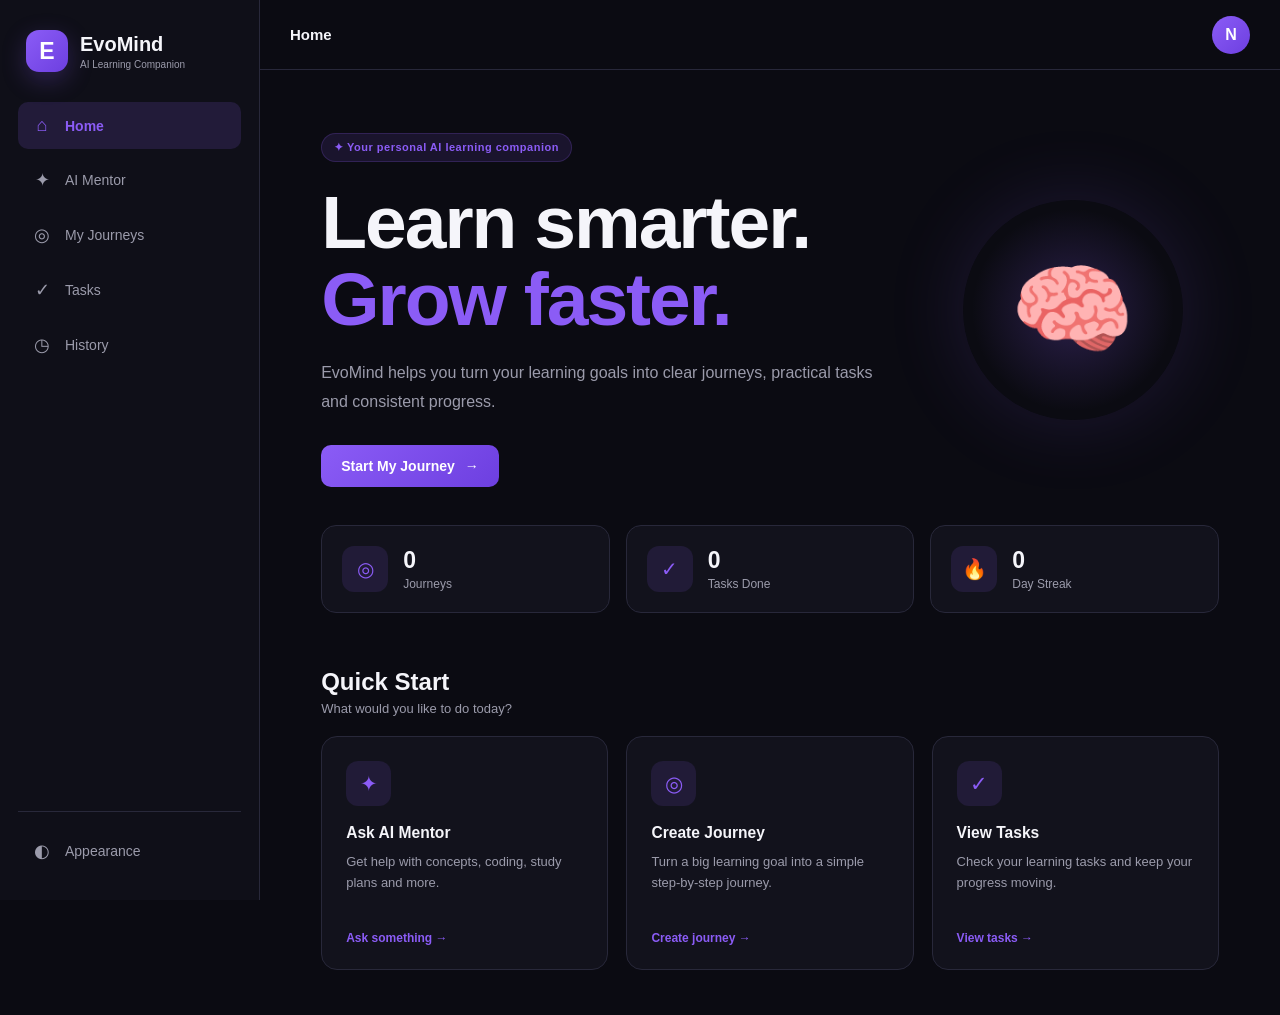
<file: index.html>
<!DOCTYPE html>
<html lang="en">
<head>
    <meta charset="UTF-8">
    <meta name="viewport" content="width=device-width, initial-scale=1.0">

    <title>EvoMind AI</title>

    <link rel="stylesheet" href="style.css">
</head>

<body data-theme="dark">

    <!-- ================= SIDEBAR ================= -->

    <aside class="sidebar" id="sidebar">

        <div class="logo">
            <div class="logo-icon">E</div>

            <div>
                <h2>EvoMind</h2>
                <span>AI Learning Companion</span>
            </div>
        </div>

        <nav class="navigation">

            <button class="nav-item active" onclick="showPage('home', this)">
                <span>⌂</span>
                Home
            </button>

            <button class="nav-item" onclick="showPage('mentor', this)">
                <span>✦</span>
                AI Mentor
            </button>

            <button class="nav-item" onclick="showPage('journeys', this)">
                <span>◎</span>
                My Journeys
            </button>

            <button class="nav-item" onclick="showPage('tasks', this)">
                <span>✓</span>
                Tasks
            </button>

            <button class="nav-item" onclick="showPage('history', this)">
                <span>◷</span>
                History
            </button>

        </nav>

        <div class="sidebar-bottom">

            <button class="appearance-btn" onclick="toggleTheme()">
                <span>◐</span>
                Appearance
            </button>

        </div>

    </aside>


    <!-- ================= MAIN ================= -->

    <main class="main-content">

        <!-- TOP BAR -->

        <header class="topbar">

            <button class="menu-btn" onclick="toggleSidebar()">
                ☰
            </button>

            <div class="topbar-title">
                <span id="pageTitle">Home</span>
            </div>

            <div class="profile">
                <div class="profile-avatar">N</div>
            </div>

        </header>


        <!-- ================= HOME PAGE ================= -->

        <section class="page active" id="home">

            <div class="hero">

                <div class="hero-content">

                    <span class="badge">
                        ✦ Your personal AI learning companion
                    </span>

                    <h1>
                        Learn smarter.<br>
                        <span>Grow faster.</span>
                    </h1>

                    <p>
                        EvoMind helps you turn your learning goals into
                        clear journeys, practical tasks and consistent progress.
                    </p>

                    <button class="primary-btn" onclick="openJourneyModal()">
                        Start My Journey
                        <span>→</span>
                    </button>

                </div>

                <div class="hero-visual">
                    <div class="brain">
                        🧠
                    </div>
                </div>

            </div>


            <!-- STATS -->

            <div class="stats-grid">

                <div class="stat-card">
                    <div class="stat-icon">◎</div>

                    <div>
                        <strong id="journeyCount">0</strong>
                        <span>Journeys</span>
                    </div>
                </div>

                <div class="stat-card">
                    <div class="stat-icon">✓</div>

                    <div>
                        <strong id="taskCount">0</strong>
                        <span>Tasks Done</span>
                    </div>
                </div>

                <div class="stat-card">
                    <div class="stat-icon">🔥</div>

                    <div>
                        <strong id="streakCount">0</strong>
                        <span>Day Streak</span>
                    </div>
                </div>

            </div>


            <!-- QUICK START -->

            <div class="section-heading">

                <div>
                    <h2>Quick Start</h2>
                    <p>What would you like to do today?</p>
                </div>

            </div>


            <div class="quick-grid">

                <button class="quick-card" onclick="showPage('mentor')">

                    <div class="quick-icon">✦</div>

                    <h3>Ask AI Mentor</h3>

                    <p>
                        Get help with concepts, coding,
                        study plans and more.
                    </p>

                    <span>Ask something →</span>

                </button>


                <button class="quick-card" onclick="openJourneyModal()">

                    <div class="quick-icon">◎</div>

                    <h3>Create Journey</h3>

                    <p>
                        Turn a big learning goal into
                        a simple step-by-step journey.
                    </p>

                    <span>Create journey →</span>

                </button>


                <button class="quick-card" onclick="showPage('tasks')">

                    <div class="quick-icon">✓</div>

                    <h3>View Tasks</h3>

                    <p>
                        Check your learning tasks and
                        keep your progress moving.
                    </p>

                    <span>View tasks →</span>

                </button>

            </div>

        </section>


        <!-- ================= AI MENTOR ================= -->

        <section class="page" id="mentor">

            <div class="page-header">

                <span class="page-badge">✦ AI MENTOR</span>

                <h1>Your AI Learning Mentor</h1>

                <p>
                    Ask questions, understand difficult concepts,
                    create study plans and prepare for interviews.
                </p>

            </div>


            <div class="mentor-container">

                <div class="chat-area" id="chatArea">

                    <div class="welcome-message">

                        <div class="mentor-avatar">✦</div>

                        <div>
                            <h3>Hi! I'm EvoMind 👋</h3>

                            <p>
                                I'm here to help you learn.
                                What would you like to work on today?
                            </p>
                        </div>

                    </div>

                </div>


                <div class="suggestions">

                    <button onclick="useSuggestion('Explain JavaScript in simple words')">
                        Explain JavaScript simply
                    </button>

                    <button onclick="useSuggestion('Make me a study plan for today')">
                        Make a study plan
                    </button>

                    <button onclick="useSuggestion('Help me prepare for a coding interview')">
                        Prepare for interview
                    </button>

                    <button onclick="useSuggestion('Explain linked list with an example')">
                        Explain a coding concept
                    </button>

                </div>


                <div class="chat-input-area">

                    <textarea
                        id="chatInput"
                        placeholder="Ask EvoMind anything..."
                        rows="1"
                    ></textarea>

                    <button
                        class="send-btn"
                        onclick="sendMessage()"
                    >
                        ➤
                    </button>

                </div>

            </div>

        </section>


        <!-- ================= JOURNEYS ================= -->

        <section class="page" id="journeys">

            <div class="page-header">

                <span class="page-badge">◎ LEARNING JOURNEYS</span>

                <h1>My Journeys</h1>

                <p>
                    Build structured learning paths for your goals.
                </p>

            </div>


            <div class="journey-toolbar">

                <button
                    class="primary-btn"
                    onclick="openJourneyModal()"
                >
                    + New Journey
                </button>

            </div>


            <div class="journeys-grid" id="journeysGrid">

            </div>

        </section>


        <!-- ================= TASKS ================= -->

        <section class="page" id="tasks">

            <div class="page-header">

                <span class="page-badge">✓ TASKS</span>

                <h1>Learning Tasks</h1>

                <p>
                    Small steps today create big progress tomorrow.
                </p>

            </div>


            <div class="task-summary">

                <div>
                    <strong id="completedTasks">0</strong>
                    <span>Completed</span>
                </div>

                <div>
                    <strong id="pendingTasks">0</strong>
                    <span>Remaining</span>
                </div>

            </div>


            <div class="tasks-container" id="tasksContainer">

            </div>

        </section>


        <!-- ================= HISTORY ================= -->

        <section class="page" id="history">

            <div class="page-header">

                <span class="page-badge">◷ HISTORY</span>

                <h1>Learning History</h1>

                <p>
                    See your recent learning activity.
                </p>

            </div>


            <div class="history-container" id="historyContainer">

            </div>

        </section>

    </main>


    <!-- ================= JOURNEY MODAL ================= -->

    <div class="modal-overlay" id="journeyModal">

        <div class="modal">

            <button
                class="modal-close"
                onclick="closeJourneyModal()"
            >
                ×
            </button>

            <div class="modal-icon">
                ◎
            </div>

            <h2>Create Learning Journey</h2>

            <p>
                What do you want to learn?
            </p>


            <form onsubmit="createJourney(event)">

                <label>
                    Learning Goal
                </label>

                <input
                    type="text"
                    id="journeyGoal"
                    placeholder="e.g. Learn JavaScript"
                    required
                >


                <label>
                    Your Level
                </label>

                <select id="journeyLevel">

                    <option value="Beginner">
                        Beginner
                    </option>

                    <option value="Intermediate">
                        Intermediate
                    </option>

                    <option value="Advanced">
                        Advanced
                    </option>

                </select>


                <label>
                    Daily Study Time
                </label>

                <select id="studyTime">

                    <option value="30 minutes">
                        30 minutes
                    </option>

                    <option value="1 hour">
                        1 hour
                    </option>

                    <option value="2 hours">
                        2 hours
                    </option>

                    <option value="3+ hours">
                        3+ hours
                    </option>

                </select>


                <button
                    type="submit"
                    class="primary-btn full-btn"
                >
                    Create Journey →
                </button>

            </form>

        </div>

    </div>


    <!-- ================= TOAST ================= -->

    <div class="toast" id="toast">
        <span id="toastMessage"></span>
    </div>


    <script src="script.js"></script>

</body>
</html>
</file>
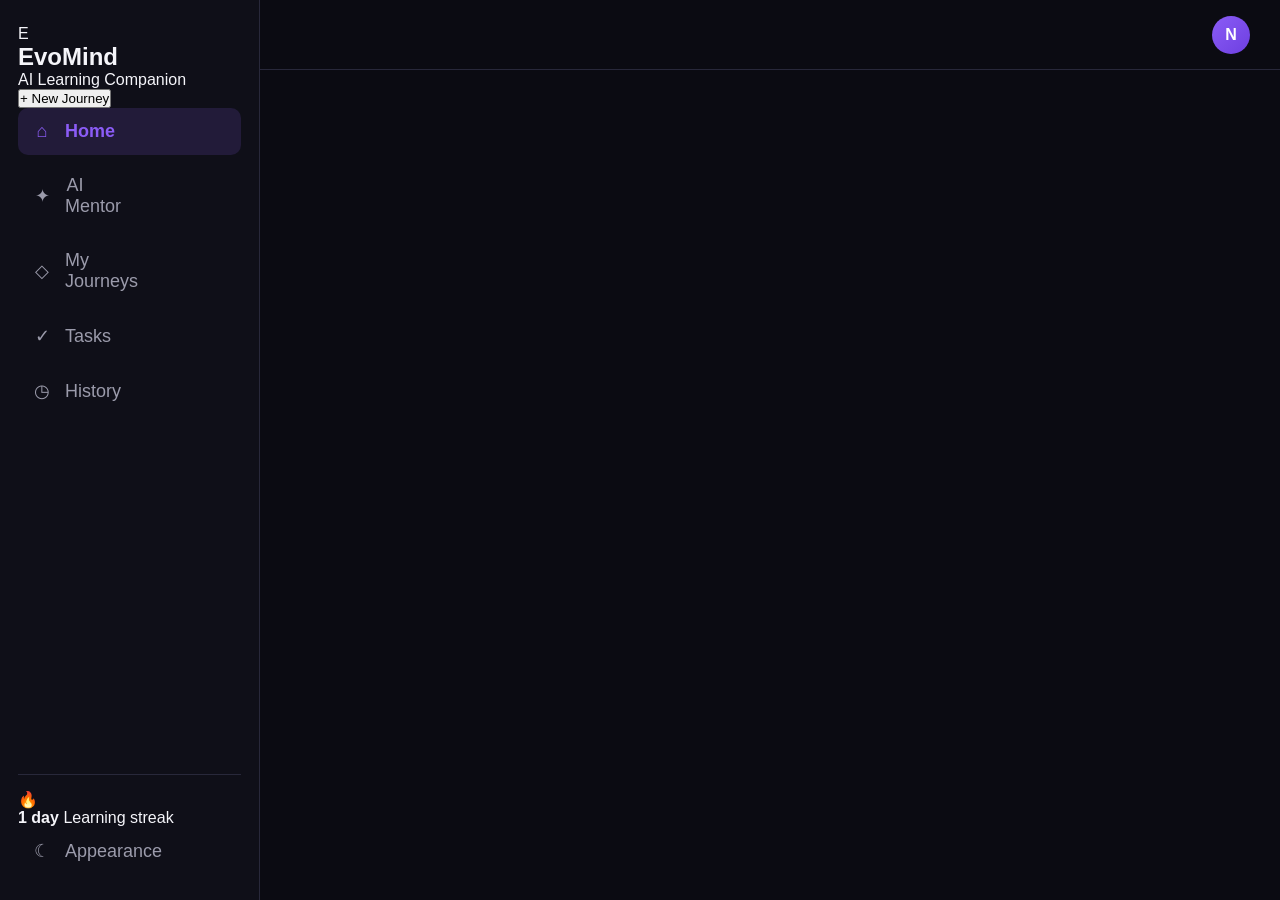
<file: index (2).html>
<!DOCTYPE html>
<html lang="en">
<head>
    <meta charset="UTF-8">

    <meta
        name="viewport"
        content="width=device-width, initial-scale=1.0"
    >

    <meta
        name="description"
        content="EvoMind AI - Your personal AI learning companion"
    >

    <title>EvoMind AI</title>

    <link rel="stylesheet" href="style.css">
</head>

<body>

<!-- =========================
     APP
========================= -->

<div class="app">

    <!-- =========================
         SIDEBAR
    ========================== -->

    <aside class="sidebar" id="sidebar">

        <div class="sidebar-top">

            <div class="brand">

                <div class="brand-logo">E</div>

                <div>
                    <h2>EvoMind</h2>
                    <p>AI Learning Companion</p>
                </div>

            </div>

            <button
                class="new-journey-btn"
                onclick="openJourneyModal()"
            >
                <span>+</span>
                New Journey
            </button>

        </div>


        <nav class="navigation">

            <button
                class="nav-item active"
                data-page="home"
                onclick="showPage('home')"
            >
                <span class="nav-icon">⌂</span>
                <span>Home</span>
            </button>


            <button
                class="nav-item"
                data-page="mentor"
                onclick="showPage('mentor')"
            >
                <span class="nav-icon">✦</span>
                <span>AI Mentor</span>
            </button>


            <button
                class="nav-item"
                data-page="journeys"
                onclick="showPage('journeys')"
            >
                <span class="nav-icon">◇</span>
                <span>My Journeys</span>
            </button>


            <button
                class="nav-item"
                data-page="tasks"
                onclick="showPage('tasks')"
            >
                <span class="nav-icon">✓</span>
                <span>Tasks</span>
            </button>


            <button
                class="nav-item"
                data-page="history"
                onclick="showPage('history')"
            >
                <span class="nav-icon">◷</span>
                <span>History</span>
            </button>

        </nav>


        <!-- STREAK -->

        <div class="sidebar-bottom">

            <div class="streak-card">

                <div class="streak-icon">🔥</div>

                <div>
                    <strong id="sidebarStreak">1 day</strong>
                    <span>Learning streak</span>
                </div>

            </div>


            <button
                class="appearance-btn"
                onclick="toggleTheme()"
            >
                <span>☾</span>
                <span>Appearance</span>
            </button>

        </div>

    </aside>


    <!-- =========================
         MAIN
    ========================== -->

    <main class="main">

        <!-- TOP BAR -->

        <header class="topbar">

            <button
                class="menu-btn"
                onclick="toggleSidebar()"
                aria-label="Open menu"
            >
                ☰
            </button>


            <div class="topbar-spacer"></div>


            <div class="profile-avatar">N</div>

        </header>


        <!-- =========================
             HOME PAGE
        ========================== -->

        <section
            class="page active-page"
            id="page-home"
        >

            <div class="hero">

                <div class="eyebrow">
                    ✨ YOUR PERSONAL LEARNING COMPANION
                </div>

                <h1>
                    Learn smarter.<br>
                    <span>Grow faster.</span>
                </h1>

                <p>
                    EvoMind helps you turn your learning goals
                    into clear journeys, practical tasks and
                    consistent progress.
                </p>


                <div class="hero-buttons">

                    <button
                        class="primary-btn"
                        onclick="openJourneyModal()"
                    >
                        Start My Journey
                        <span>→</span>
                    </button>


                    <button
                        class="secondary-btn"
                        onclick="showPage('mentor')"
                    >
                        Explore EvoMind
                    </button>

                </div>

            </div>


            <!-- VISUAL -->

            <div class="mind-visual">

                <div class="orbit orbit-one"></div>
                <div class="orbit orbit-two"></div>
                <div class="orbit orbit-three"></div>

                <div class="mind-core">E</div>

                <div class="orbit-label label-goal">
                    🎯<br>
                    Goals
                </div>

                <div class="orbit-label label-streak">
                    🔥<br>
                    Streak
                </div>

                <div class="orbit-label label-progress">
                    ✓<br>
                    Progress
                </div>

            </div>


            <!-- STATS -->

            <div class="stats-grid">

                <div class="stat-card">

                    <div class="stat-icon">🎯</div>

                    <div>
                        <span>Journeys</span>
                        <strong id="homeJourneys">0</strong>
                    </div>

                </div>


                <div class="stat-card">

                    <div class="stat-icon">✓</div>

                    <div>
                        <span>Tasks Done</span>
                        <strong id="homeTasksDone">0</strong>
                    </div>

                </div>


                <div class="stat-card">

                    <div class="stat-icon">🔥</div>

                    <div>
                        <span>Current Streak</span>
                        <strong id="homeStreak">1</strong>
                    </div>

                </div>


                <div class="stat-card">

                    <div class="stat-icon">💬</div>

                    <div>
                        <span>AI Messages</span>
                        <strong id="homeMessages">0</strong>
                    </div>

                </div>

            </div>


            <!-- GET STARTED -->

            <div class="section-heading">

                <span>GET STARTED</span>

                <h2>What do you want to do?</h2>

            </div>


            <div class="action-grid">

                <button
                    class="action-card"
                    onclick="showPage('mentor')"
                >

                    <div class="action-icon">✦</div>

                    <div>
                        <h3>Ask EvoMind</h3>
                        <p>
                            Get help with any learning question.
                        </p>
                    </div>

                    <span class="arrow">→</span>

                </button>


                <button
                    class="action-card"
                    onclick="openJourneyModal()"
                >

                    <div class="action-icon">🎯</div>

                    <div>
                        <h3>Create a Journey</h3>
                        <p>
                            Turn your goal into a learning roadmap.
                        </p>
                    </div>

                    <span class="arrow">→</span>

                </button>


                <button
                    class="action-card"
                    onclick="showPage('tasks')"
                >

                    <div class="action-icon">✓</div>

                    <div>
                        <h3>Manage Tasks</h3>
                        <p>
                            Track small steps toward your goal.
                        </p>
                    </div>

                    <span class="arrow">→</span>

                </button>

            </div>

        </section>


        <!-- =========================
             AI MENTOR
        ========================== -->

        <section
            class="page"
            id="page-mentor"
        >

            <div class="page-header">

                <div class="eyebrow">
                    AI MENTOR
                </div>

                <h1>Talk to EvoMind</h1>

                <p>
                    Ask questions, learn concepts, plan your
                    studies, or get unstuck.
                </p>

            </div>


            <div class="mentor-box">

                <div class="mentor-top">

                    <div class="brand-logo small">E</div>

                    <div>
                        <strong>EvoMind</strong>
                        <span>AI Learning Mentor</span>
                    </div>

                    <button
                        class="clear-btn"
                        onclick="clearChat()"
                    >
                        Clear Chat
                    </button>

                </div>


                <div
                    class="chat-area"
                    id="chatArea"
                >

                    <div class="message ai-message">

                        <div class="message-avatar">
                            E
                        </div>

                        <div class="message-content">

                            <strong>Hey! I'm EvoMind 👋</strong>

                            <p>
                                Tell me what you're learning or
                                what you're struggling with, and
                                I'll help you move forward.
                            </p>

                        </div>

                    </div>


                    <div class="suggestions">

                        <button
                            onclick="useSuggestion('Explain JavaScript simply')"
                        >
                            Explain JavaScript simply
                        </button>

                        <button
                            onclick="useSuggestion('Make me a study plan')"
                        >
                            Make me a study plan
                        </button>

                        <button
                            onclick="useSuggestion('Help me prepare for an interview')"
                        >
                            Help me prepare for an interview
                        </button>

                    </div>

                </div>


                <div class="chat-input-box">

                    <textarea
                        id="chatInput"
                        placeholder="Ask EvoMind anything..."
                        rows="1"
                        onkeydown="handleChatKey(event)"
                    ></textarea>

                    <button
                        class="send-btn"
                        onclick="sendMessage()"
                    >
                        ↑
                    </button>

                </div>

            </div>

        </section>


        <!-- =========================
             JOURNEYS
        ========================== -->

        <section
            class="page"
            id="page-journeys"
        >

            <div class="page-header">

                <div class="eyebrow">
                    YOUR PROGRESS
                </div>

                <h1>My Journeys</h1>

                <p>
                    Build and track your personal learning goals.
                </p>

                <button
                    class="primary-btn small-btn"
                    onclick="openJourneyModal()"
                >
                    + New Journey
                </button>

            </div>


            <div
                class="journey-list"
                id="journeyList"
            ></div>

        </section>


        <!-- =========================
             TASKS
        ========================== -->

        <section
            class="page"
            id="page-tasks"
        >

            <div class="page-header">

                <div class="eyebrow">
                    DAILY PROGRESS
                </div>

                <h1>My Tasks</h1>

                <p>
                    Small steps create big progress.
                </p>

            </div>


            <div class="tasks-box">

                <div class="tasks-header">

                    <h2>Today's Tasks</h2>

                    <span id="taskPercent">
                        0% complete
                    </span>

                </div>


                <div class="progress-bar">
                    <div
                        class="progress-fill"
                        id="taskProgress"
                    ></div>
                </div>


                <div id="taskList"></div>

            </div>


            <div class="motivation-card">

                <div class="big-fire">🔥</div>

                <h2>Keep going!</h2>

                <p>
                    Consistency beats intensity. One small step
                    today is better than waiting for the perfect day.
                </p>

                <strong id="taskStreak">
                    1 day streak
                </strong>

            </div>

        </section>


        <!-- =========================
             HISTORY
        ========================== -->

        <section
            class="page"
            id="page-history"
        >

            <div class="page-header">

                <div class="eyebrow">
                    YOUR ACTIVITY
                </div>

                <h1>History</h1>

                <p>
                    Your recent EvoMind activity.
                </p>

                <button
                    class="secondary-btn clear-history-btn"
                    onclick="clearHistory()"
                >
                    Clear History
                </button>

            </div>


            <div
                class="history-list"
                id="historyList"
            ></div>

        </section>

    </main>

</div>


<!-- =========================
     JOURNEY MODAL
========================= -->

<div
    class="modal-overlay"
    id="journeyModal"
    onclick="closeModalOutside(event)"
>

    <div class="journey-modal">

        <button
            class="modal-close"
            onclick="closeJourneyModal()"
        >
            ×
        </button>


        <div class="eyebrow">
            NEW LEARNING JOURNEY
        </div>

        <h2>Create your journey</h2>

        <p class="modal-subtitle">
            What do you want to learn or achieve?
        </p>


        <label for="goalInput">
            Goal
        </label>

        <input
            id="goalInput"
            type="text"
            placeholder="e.g. Become a frontend developer"
        >


        <label for="categoryInput">
            Category
        </label>

        <select id="categoryInput">

            <option>Programming</option>
            <option>Web Development</option>
            <option>Data Science</option>
            <option>AI & Machine Learning</option>
            <option>Design</option>
            <option>Business</option>
            <option>Career</option>
            <option>Other</option>

        </select>


        <label for="timeInput">
            Daily time
        </label>

        <select id="timeInput">

            <option value="15">15 minutes</option>
            <option value="30" selected>30 minutes</option>
            <option value="45">45 minutes</option>
            <option value="60">1 hour</option>
            <option value="90">90 minutes</option>

        </select>


        <button
            class="primary-btn create-btn"
            onclick="createJourney()"
        >
            Create Journey
        </button>

    </div>

</div>


<!-- TOAST -->

<div
    class="toast"
    id="toast"
></div>


<script src="script.js"></script>

</body>
</html>
</file>
<file: style.css>
/* =====================================================
   EVOMIND AI — STYLE.CSS
===================================================== */

* {
    margin: 0;
    padding: 0;
    box-sizing: border-box;
}

:root {
    --bg: #0b0b12;
    --surface: #12121c;
    --surface-2: #181824;
    --border: #28283a;
    --text: #f5f5fa;
    --muted: #9b9bab;
    --primary: #8b5cf6;
    --primary-dark: #6d3fe0;
    --success: #22c55e;
    --danger: #ef4444;
    --sidebar: #0f0f18;
    --input: #171722;
}

body[data-theme="light"] {
    --bg: #f6f7fb;
    --surface: #ffffff;
    --surface-2: #f0f1f6;
    --border: #dedfea;
    --text: #20212b;
    --muted: #70717d;
    --primary: #6c3fe8;
    --primary-dark: #572bc7;
    --sidebar: #ffffff;
    --input: #f5f5f8;
}

html {
    scroll-behavior: smooth;
}

body {
    font-family: Arial, Helvetica, sans-serif;
    background: var(--bg);
    color: var(--text);
    min-height: 100vh;
    transition: background 0.3s ease, color 0.3s ease;
}

/* =====================================================
   SIDEBAR
===================================================== */

.sidebar {
    position: fixed;
    left: 0;
    top: 0;
    width: 260px;
    height: 100vh;
    background: var(--sidebar);
    border-right: 1px solid var(--border);
    padding: 25px 18px;
    display: flex;
    flex-direction: column;
    z-index: 1000;
    transition: transform 0.3s ease, background 0.3s ease;
}

.logo {
    display: flex;
    align-items: center;
    gap: 12px;
    padding: 5px 8px 30px;
}

.logo-icon {
    width: 42px;
    height: 42px;
    border-radius: 13px;
    background: linear-gradient(135deg, #8b5cf6, #6d3fe0);
    display: flex;
    align-items: center;
    justify-content: center;
    color: white;
    font-size: 23px;
    font-weight: bold;
    box-shadow: 0 8px 25px rgba(139, 92, 246, 0.25);
}

.logo h2 {
    font-size: 20px;
}

.logo span {
    display: block;
    color: var(--muted);
    font-size: 10px;
    margin-top: 3px;
}

.navigation {
    display: flex;
    flex-direction: column;
    gap: 7px;
}

.nav-item,
.appearance-btn {
    border: none;
    background: transparent;
    color: var(--muted);
    padding: 13px 14px;
    border-radius: 10px;
    display: flex;
    align-items: center;
    gap: 13px;
    font-size: 14px;
    cursor: pointer;
    text-align: left;
    transition: 0.2s ease;
}

.nav-item span,
.appearance-btn span {
    width: 20px;
    text-align: center;
    font-size: 18px;
}

.nav-item:hover,
.appearance-btn:hover {
    background: var(--surface-2);
    color: var(--text);
}

.nav-item.active {
    background: rgba(139, 92, 246, 0.15);
    color: var(--primary);
    font-weight: bold;
}

.sidebar-bottom {
    margin-top: auto;
    border-top: 1px solid var(--border);
    padding-top: 15px;
}

/* =====================================================
   MAIN
===================================================== */

.main-content {
    margin-left: 260px;
    min-height: 100vh;
}

.topbar {
    height: 70px;
    padding: 0 30px;
    display: flex;
    align-items: center;
    justify-content: space-between;
    border-bottom: 1px solid var(--border);
    background: var(--bg);
    position: sticky;
    top: 0;
    z-index: 500;
}

.topbar-title {
    font-weight: bold;
    font-size: 15px;
}

.menu-btn {
    display: none;
    width: 42px;
    height: 42px;
    border: 1px solid var(--border);
    border-radius: 10px;
    background: var(--surface);
    color: var(--text);
    cursor: pointer;
    font-size: 20px;
}

.profile-avatar {
    width: 38px;
    height: 38px;
    border-radius: 50%;
    background: linear-gradient(135deg, #8b5cf6, #6d3fe0);
    color: white;
    display: flex;
    justify-content: center;
    align-items: center;
    font-weight: bold;
}

/* =====================================================
   PAGES
===================================================== */

.page {
    display: none;
    padding: 45px 6%;
    max-width: 1400px;
    margin: auto;
}

.page.active {
    display: block;
}

/* =====================================================
   HERO
===================================================== */

.hero {
    min-height: 390px;
    display: flex;
    align-items: center;
    justify-content: space-between;
    gap: 30px;
}

.hero-content {
    max-width: 650px;
}

.badge,
.page-badge {
    display: inline-block;
    color: var(--primary);
    background: rgba(139, 92, 246, 0.12);
    border: 1px solid rgba(139, 92, 246, 0.2);
    padding: 7px 12px;
    border-radius: 20px;
    font-size: 11px;
    font-weight: bold;
    letter-spacing: 0.5px;
}

.hero h1 {
    font-size: clamp(42px, 7vw, 75px);
    line-height: 1.02;
    margin: 22px 0;
    letter-spacing: -2px;
}

.hero h1 span {
    color: var(--primary);
}

.hero p {
    color: var(--muted);
    font-size: 16px;
    line-height: 1.8;
    max-width: 590px;
    margin-bottom: 28px;
}

.hero-visual {
    display: flex;
    align-items: center;
    justify-content: center;
    width: 300px;
    height: 300px;
}

.brain {
    width: 220px;
    height: 220px;
    border-radius: 50%;
   background: radial-gradient(circle, rgba(139, 92, 246, 0.25), transparent 65%);
    display: flex;
    align-items: center;
    justify-content: center;
    font-size: 100px;
    box-shadow: 0 0 80px rgba(139, 92, 246, 0.15);
}

/* =====================================================
   BUTTONS
===================================================== */

.primary-btn {
    border: none;
    background: linear-gradient(135deg, var(--primary), var(--primary-dark));
    color: white;
    padding: 13px 20px;
    border-radius: 10px;
    font-weight: bold;
    cursor: pointer;
    font-size: 14px;
    display: inline-flex;
    align-items: center;
    justify-content: center;
    gap: 10px;
    transition: transform 0.2s ease, box-shadow 0.2s ease;
}

.primary-btn:hover {
    transform: translateY(-2px);
    box-shadow: 0 10px 25px rgba(108, 63, 232, 0.25);
}

.full-btn {
    width: 100%;
}

/* =====================================================
   STATS
===================================================== */

.stats-grid {
    display: grid;
    grid-template-columns: repeat(3, 1fr);
    gap: 16px;
    margin: 20px 0 55px;
}

.stat-card {
    background: var(--surface);
    border: 1px solid var(--border);
    border-radius: 15px;
    padding: 20px;
    display: flex;
    align-items: center;
    gap: 15px;
}

.stat-icon {
    width: 46px;
    height: 46px;
    border-radius: 12px;
    background: rgba(139, 92, 246, 0.12);
    color: var(--primary);
    display: flex;
    align-items: center;
    justify-content: center;
    font-size: 20px;
}

.stat-card strong {
    display: block;
    font-size: 23px;
}

.stat-card span {
    color: var(--muted);
    font-size: 12px;
}

/* =====================================================
   SECTION HEADING
===================================================== */

.section-heading {
    margin-bottom: 20px;
}

.section-heading h2 {
    font-size: 24px;
}

.section-heading p {
    color: var(--muted);
    margin-top: 5px;
    font-size: 13px;
}

/* =====================================================
   QUICK CARDS
===================================================== */

.quick-grid {
    display: grid;
    grid-template-columns: repeat(3, 1fr);
    gap: 18px;
}

.quick-card {
    text-align: left;
    background: var(--surface);
    border: 1px solid var(--border);
    color: var(--text);
    border-radius: 16px;
    padding: 24px;
    cursor: pointer;
    transition: 0.25s ease;
}

.quick-card:hover {
    transform: translateY(-5px);
    border-color: var(--primary);
}

.quick-icon {
    width: 45px;
    height: 45px;
    display: flex;
    align-items: center;
    justify-content: center;
    border-radius: 12px;
    background: rgba(139, 92, 246, 0.12);
    color: var(--primary);
    font-size: 21px;
    margin-bottom: 18px;
}

.quick-card h3 {
    margin-bottom: 10px;
}

.quick-card p {
    color: var(--muted);
    line-height: 1.6;
    font-size: 13px;
    min-height: 62px;
}

.quick-card > span {
    display: block;
    color: var(--primary);
    margin-top: 17px;
    font-size: 12px;
    font-weight: bold;
}

/* =====================================================
   PAGE HEADER
===================================================== */

.page-header {
    margin-bottom: 30px;
}

.page-header h1 {
    font-size: 38px;
    margin: 15px 0 8px;
}

.page-header p {
    color: var(--muted);
    line-height: 1.7;
}

/* =====================================================
   MENTOR
===================================================== */

.mentor-container {
    max-width: 900px;
    margin: auto;
    background: var(--surface);
    border: 1px solid var(--border);
    border-radius: 18px;
    overflow: hidden;
}

.chat-area {
    min-height: 400px;
    max-height: 520px;
    overflow-y: auto;
    padding: 25px;
}

.welcome-message {
    display: flex;
    gap: 15px;
    padding: 18px;
    background: var(--surface-2);
    border-radius: 14px;
    max-width: 700px;
}

.mentor-avatar {
    min-width: 42px;
    height: 42px;
    border-radius: 12px;
    background: linear-gradient(135deg, var(--primary), var(--primary-dark));
    color: white;
    display: flex;
    align-items: center;
    justify-content: center;
}

.welcome-message h3 {
    margin-bottom: 7px;
}

.welcome-message p {
    color: var(--muted);
    line-height: 1.6;
    font-size: 14px;
}

.message {
    display: flex;
    margin: 14px 0;
}

.message.user {
    justify-content: flex-end;
}

.message-bubble {
    max-width: 75%;
    padding: 13px 16px;
    border-radius: 14px;
    line-height: 1.6;
    font-size: 14px;
    white-space: pre-wrap;
}

.message.user .message-bubble {
    background: var(--primary);
    color: white;
    border-bottom-right-radius: 4px;
}

.message.assistant .message-bubble {
    background: var(--surface-2);
    border: 1px solid var(--border);
    border-bottom-left-radius: 4px;
}

.suggestions {
    padding: 15px 20px;
    display: flex;
    flex-wrap: wrap;
    gap: 8px;
    border-top: 1px solid var(--border);
}

.suggestions button {
    background: var(--surface-2);
    color: var(--muted);
    border: 1px solid var(--border);
    border-radius: 20px;
    padding: 8px 12px;
    font-size: 11px;
    cursor: pointer;
}

.suggestions button:hover {
    color: var(--primary);
    border-color: var(--primary);
}

.chat-input-area {
    display: flex;
    gap: 10px;
    padding: 15px;
    border-top: 1px solid var(--border);
}

.chat-input-area textarea {
    flex: 1;
    resize: none;
    background: var(--input);
    border: 1px solid var(--border);
    color: var(--text);
    border-radius: 12px;
    padding: 13px;
    font-family: inherit;
    outline: none;
}

.chat-input-area textarea:focus {
    border-color: var(--primary);
}

.send-btn {
    width: 48px;
    border: none;
    border-radius: 12px;
    background: var(--primary);
    color: white;
    cursor: pointer;
    font-size: 18px;
}

/* =====================================================
   JOURNEYS
===================================================== */

.journey-toolbar {
    margin-bottom: 25px;
}

.journeys-grid {
    display: grid;
    grid-template-columns: repeat(3, 1fr);
    gap: 18px;
}

.journey-card {
    background: var(--surface);
    border: 1px solid var(--border);
    border-radius: 16px;
    padding: 22px;
}

.journey-card h3 {
    margin-bottom: 10px;
}

.journey-card p {
    color: var(--muted);
    font-size: 13px;
    line-height: 1.6;
}

.journey-progress {
    margin-top: 20px;
}

.progress-bar {
    height: 7px;
    background: var(--surface-2);
    border-radius: 10px;
    overflow: hidden;
    margin-top: 8px;
}

.progress-fill {
    height: 100%;
    background: var(--primary);
    border-radius: inherit;
}

/* =====================================================
   TASKS
===================================================== */

.task-summary {
    display: flex;
    gap: 15px;
    margin-bottom: 25px;
}

.task-summary > div {
    background: var(--surface);
    border: 1px solid var(--border);
    padding: 18px 30px;
    border-radius: 14px;
}

.task-summary strong {
    display: block;
    font-size: 25px;
}

.task-summary span {
    color: var(--muted);
    font-size: 12px;
}

.tasks-container {
    display: flex;
    flex-direction: column;
    gap: 10px;
}

.task-item {
    background: var(--surface);
    border: 1px solid var(--border);
    border-radius: 13px;
    padding: 16px;
    display: flex;
    align-items: center;
    gap: 14px;
}

.task-check {
    width: 22px;
    height: 22px;
    accent-color: var(--primary);
    cursor: pointer;
}

.task-item.completed {
    opacity: 0.6;
}

.task-item.completed .task-text {
    text-decoration: line-through;
}

.task-text {
    flex: 1;
    font-size: 14px;
}

/* =====================================================
   HISTORY
===================================================== */

.history-container {
    display: flex;
    flex-direction: column;
    gap: 10px;
}

.history-item {
    background: var(--surface);
    border: 1px solid var(--border);
    padding: 17px;
    border-radius: 13px;
}

.history-item strong {
    display: block;
    margin-bottom: 5px;
}

.history-item span {
    color: var(--muted);
    font-size: 12px;
}

/* =====================================================
   MODAL
===================================================== */

.modal-overlay {
    position: fixed;
    inset: 0;
    background: rgba(0, 0, 0, 0.65);
    display: none;
    align-items: center;
    justify-content: center;
    padding: 20px;
    z-index: 2000;
}

.modal-overlay.show {
    display: flex;
}

.modal {
    width: 100%;
    max-width: 450px;
    background: var(--surface);
    border: 1px solid var(--border);
    border-radius: 18px;
    padding: 30px;
    position: relative;
    box-shadow: 0 20px 70px rgba(0, 0, 0, 0.35);
}

.modal-close {
    position: absolute;
    right: 15px;
    top: 12px;
    background: transparent;
    border: none;
    color: var(--muted);
    font-size: 28px;
    cursor: pointer;
}

.modal-icon {
    width: 50px;
    height: 50px;
    border-radius: 14px;
    background: rgba(139, 92, 246, 0.13);
    color: var(--primary);
    display: flex;
    align-items: center;
    justify-content: center;
    font-size: 22px;
    margin-bottom: 18px;
}

.modal h2 {
    margin-bottom: 8px;
}

.modal > p {
    color: var(--muted);
    font-size: 13px;
    margin-bottom: 22px;
}

.modal form {
    display: flex;
    flex-direction: column;
    gap: 9px;
}

.modal label {
    font-size: 12px;
    color: var(--muted);
    margin-top: 5px;
}

.modal input,
.modal select {
    width: 100%;
    background: var(--input);
    color: var(--text);
    border: 1px solid var(--border);
    padding: 12px;
    border-radius: 9px;
    outline: none;
}

.modal input:focus,
.modal select:focus {
    border-color: var(--primary);
}

.modal .primary-btn {
    margin-top: 15px;
}

/* =====================================================
   TOAST
===================================================== */

.toast {
    position: fixed;
    right: 20px;
    bottom: 20px;
    background: var(--surface);
    border: 1px solid var(--border);
    padding: 13px 18px;
    border-radius: 10px;
    box-shadow: 0 10px 30px rgba(0, 0, 0, 0.25);
    transform: translateY(100px);
    opacity: 0;
    transition: 0.3s ease;
    z-index: 3000;
    font-size: 13px;
}

.toast.show {
    transform: translateY(0);
    opacity: 1;
}

/* =====================================================
   EMPTY STATE
===================================================== */

.empty-state {
    text-align: center;
    padding: 50px 20px;
    color: var(--muted);
    background: var(--surface);
    border: 1px dashed var(--border);
    border-radius: 15px;
}

.empty-state h3 {
    color: var(--text);
    margin-bottom: 8px;
}

/* =====================================================
   RESPONSIVE
===================================================== */

@media (max-width: 1000px) {

    .hero-visual {
        width: 220px;
    }

    .quick-grid,
    .journeys-grid {
        grid-template-columns: repeat(2, 1fr);
    }
}

@media (max-width: 760px) {

    .sidebar {
        transform: translateX(-100%);
        box-shadow: 10px 0 40px rgba(0, 0, 0, 0.25);
    }

    .sidebar.open {
        transform: translateX(0);
    }

    .main-content {
        margin-left: 0;
    }

    .topbar {
        padding: 0 15px;
    }

    .menu-btn {
        display: block;
    }

    .page {
        padding: 30px 18px;
    }

    .hero {
        flex-direction: column;
        align-items: flex-start;
        min-height: auto;
    }

    .hero h1 {
        font-size: 46px;
    }

    .hero-visual {
        align-self: center;
        width: 200px;
        height: 200px;
    }

    .brain {
        width: 160px;
        height: 160px;
        font-size: 75px;
    }

    .stats-grid,
    .quick-grid,
    .journeys-grid {
        grid-template-columns: 1fr;
    }

    .page-header h1 {
        font-size: 31px;
    }

    .task-summary {
        flex-wrap: wrap;
    }

    .task-summary > div {
        flex: 1;
        min-width: 130px;
    }

    .message-bubble {
        max-width: 88%;
    }
}

/* =====================================================
   LIGHT THEME - MENU BUTTON FIX
===================================================== */

body[data-theme="light"] .menu-btn {
    background: #ffffff !important;
    color: #20212b !important;
    border: 1px solid #e1e3eb !important;
    box-shadow: 0 4px 12px rgba(0, 0, 0, 0.08);
}

body[data-theme="light"] .menu-btn:hover {
    background: #f3f4f8 !important;
    color: #6c3fe8 !important;
}

/* DARK THEME MENU BUTTON */

body[data-theme="dark"] .menu-btn {
    color: #ffffff;
}
</file>
